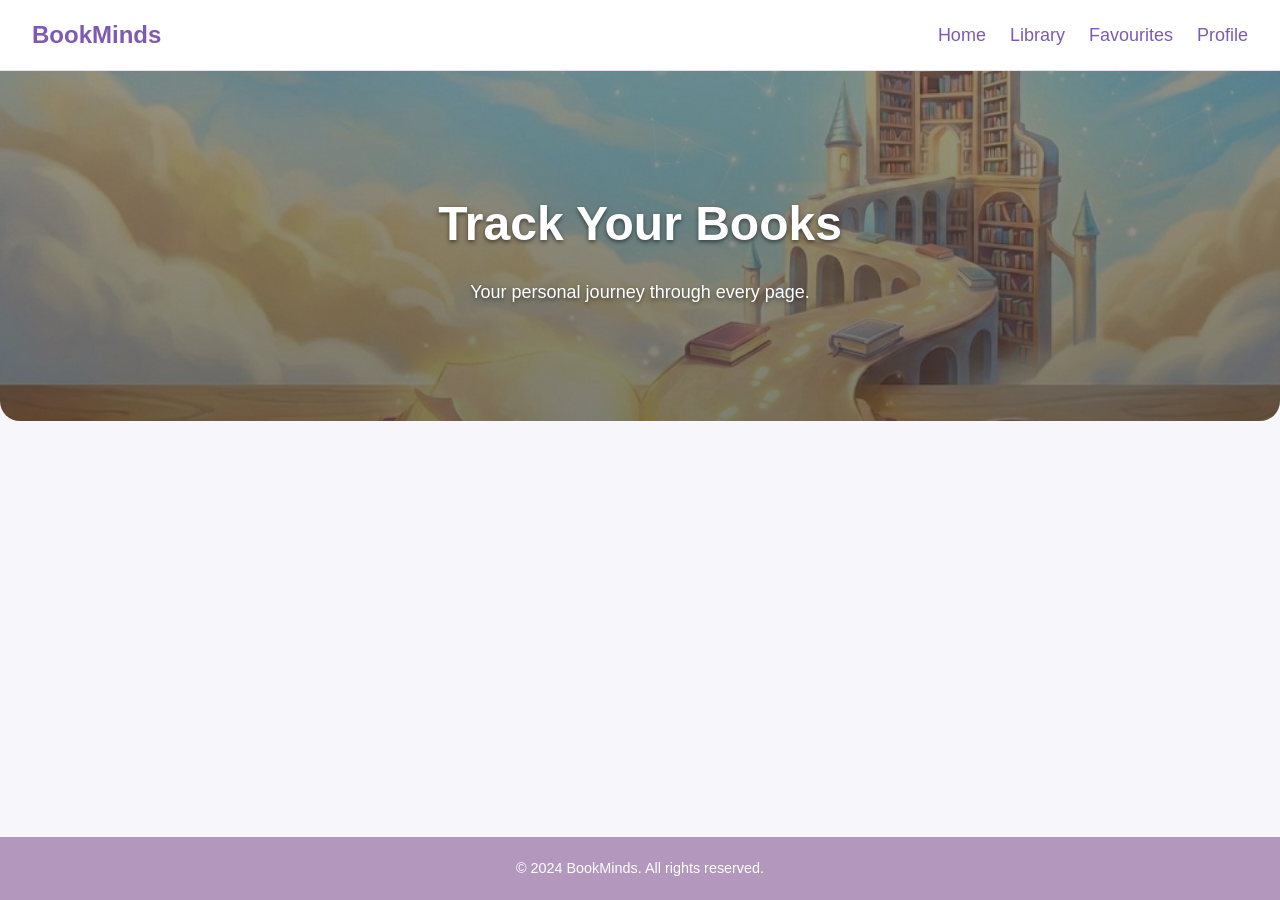
<file: index.html>
<!DOCTYPE html>
<html lang="en">
<head>
    <meta charset="UTF-8">
    <meta name="viewport" content="width=device-width, initial-scale=1.0">
    <title>BookMinds - Track Your Reading Journey</title>
    <link rel="stylesheet" href="css/style.css">
    <link rel="icon" href="data:image/svg+xml,<svg xmlns=%22http://www.w3.org/2000/svg%22 viewBox=%220 0 100 100%22><text y=%22.9em%22 font-size=%2290%22>📚</text></svg>">
</head>
<body>
    <nav class="navbar">
        <div class="logo">BookMinds</div>
        <ul class="nav-links">
            <li><a href="index.html">Home</a></li>
            <li><a href="library.html">Library</a></li>
            <li><a href="favourites.html">Favourites</a></li>
            <li><a href="profile.html">Profile</a></li>
        </ul>
    </nav>

    <section class="hero">
        <h1>Track Your Books</h1>
        <p>Your personal journey through every page.</p>
    </section>

    <section class="container">
        <div id="category-filter"></div>
        <div id="book-grid"></div>
    </section>

    <!-- Modal Overlay -->
    <div id="modal-overlay" class="hidden">
        <div class="modal-content">
            <span class="close-modal">&times;</span>
            <h2 class="form-header" id="modal-title">Add New Book</h2>
            <form id="book-form">
                <input type="hidden" id="book-id">
                <div class="form-group">
                    <label for="title">Book Title</label>
                    <input type="text" id="title" required>
                </div>
                <div class="form-group">
                    <label for="author">Author</label>
                    <input type="text" id="author" placeholder="Author (Optional)">
                </div>
                <div class="form-group">
                    <label for="category">Category</label>
                    <input type="text" id="category" placeholder="e.g. Finance, Sci-Fi" required>
                </div>
                <div class="form-group">
                    <label for="insight">One-line Insight (Optional)</label>
                    <input type="text" id="insight">
                </div>
                <div class="form-group">
                    <label for="summary">Personal Summary</label>
                    <textarea id="summary" rows="5" placeholder="Personal Summary (Optional)"></textarea>
                </div>
                <div class="form-actions">
                    <button type="submit" class="btn-primary btn-submit">Save Book</button>
                    <button type="button" class="btn-cancel" id="cancel-btn">Cancel</button>
                </div>
            </form>
        </div>
    </div>

    <footer>
        <p>&copy; 2024 BookMinds. All rights reserved.</p>
    </footer>
    <script src="js/script.js"></script>
</body>
</html>
</file>
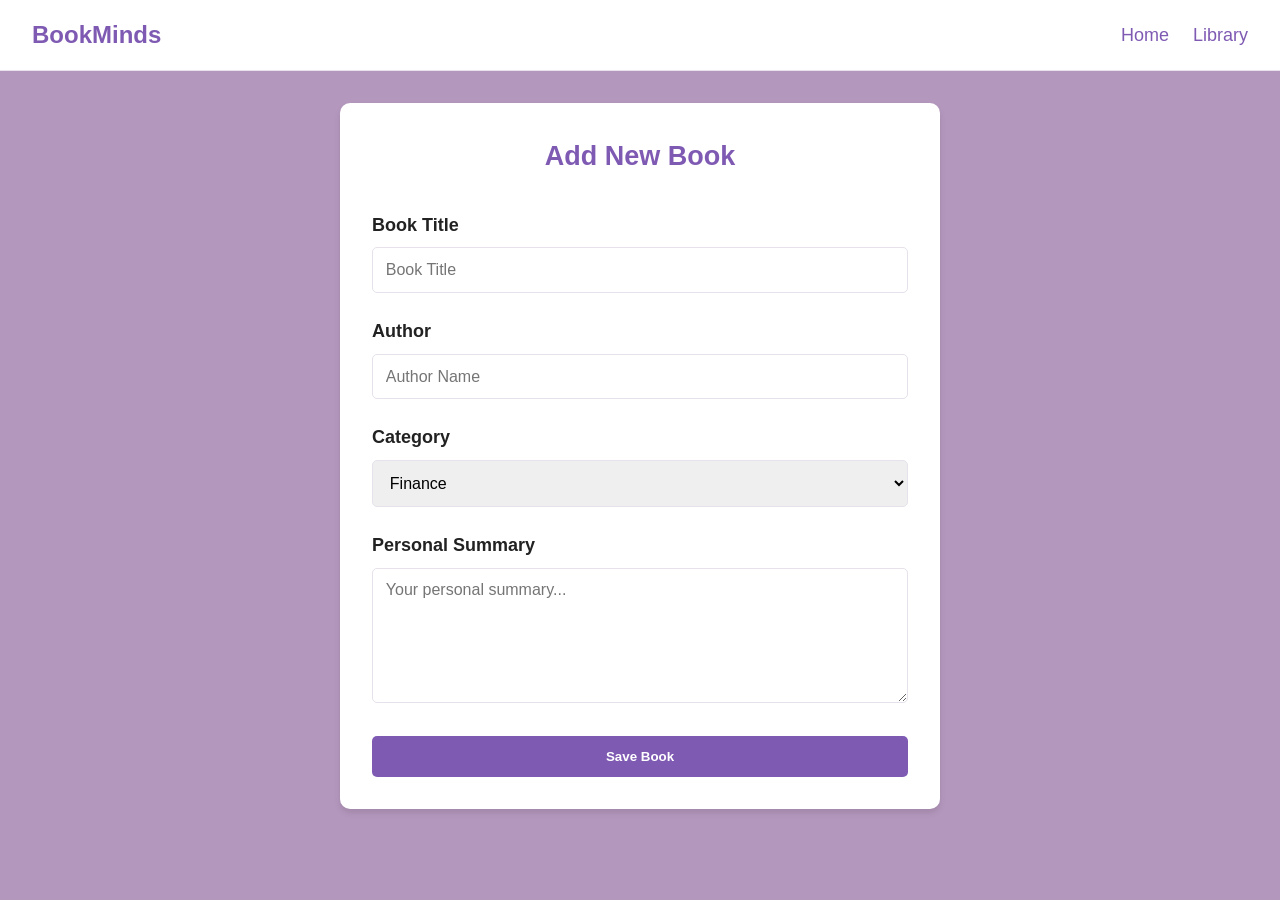
<file: add-book.html>
<!DOCTYPE html>
<html lang="en">
<head>
    <meta charset="UTF-8">
    <meta name="viewport" content="width=device-width, initial-scale=1.0">
    <title>Add/Edit Book - BookMinds</title>
    <link rel="stylesheet" href="css/style.css">
    <style>
        /* Page specific overrides for centering */
        body {
            background-color: var(--lavender);
            min-height: 100vh;
            display: flex;
            flex-direction: column;
        }
        .form-container {
            background-color: var(--white);
            max-width: 600px;
            margin: 2rem auto;
            padding: 2rem;
            border-radius: 10px;
            box-shadow: 0 4px 6px rgba(0,0,0,0.1);
            width: 90%;
        }
        .form-header {
            text-align: center;
            margin-bottom: 2rem;
            color: var(--deep-purple);
        }
        .form-group {
            margin-bottom: 1.5rem;
        }
        label {
            display: block;
            margin-bottom: 0.5rem;
            font-weight: bold;
            color: var(--charcoal);
        }
        input, select, textarea {
            width: 100%;
            padding: 0.8rem;
            border: 1px solid var(--light-gray);
            border-radius: 5px;
            font-family: inherit;
            font-size: 1rem;
        }
        button[type="submit"] {
            width: 100%;
            cursor: pointer;
        }
    </style>
</head>
<body>
    <nav class="navbar">
        <div class="logo">BookMinds</div>
        <ul class="nav-links">
            <li><a href="index.html">Home</a></li>
            <li><a href="library.html">Library</a></li>
        </ul>
    </nav>

    <div class="form-container">
        <h2 class="form-header" id="form-title">Add New Book</h2>
        <form id="add-book-form">
            <!-- Hidden ID for Editing -->
            <input type="hidden" id="book-id">

            <div class="form-group"><label for="title">Book Title</label><input type="text" id="title" required placeholder="Book Title"></div>
            <div class="form-group"><label for="author">Author</label><input type="text" id="author" placeholder="Author Name"></div>
            <div class="form-group"><label for="category">Category</label><select id="category" required><option value="Finance">Finance</option><option value="Philosophy">Philosophy</option><option value="Self-Help">Self-Help</option><option value="Technology">Technology</option><option value="Fiction">Fiction</option><option value="Other">Other</option></select></div>
            <div class="form-group"><label for="summary">Personal Summary</label><textarea id="summary" rows="6" required placeholder="Your personal summary..."></textarea></div>
            
            <button type="submit" class="btn-primary" id="save-btn">Save Book</button>
        </form>
    </div>
    <script src="js/script.js"></script>
</body>
</html>
</file>
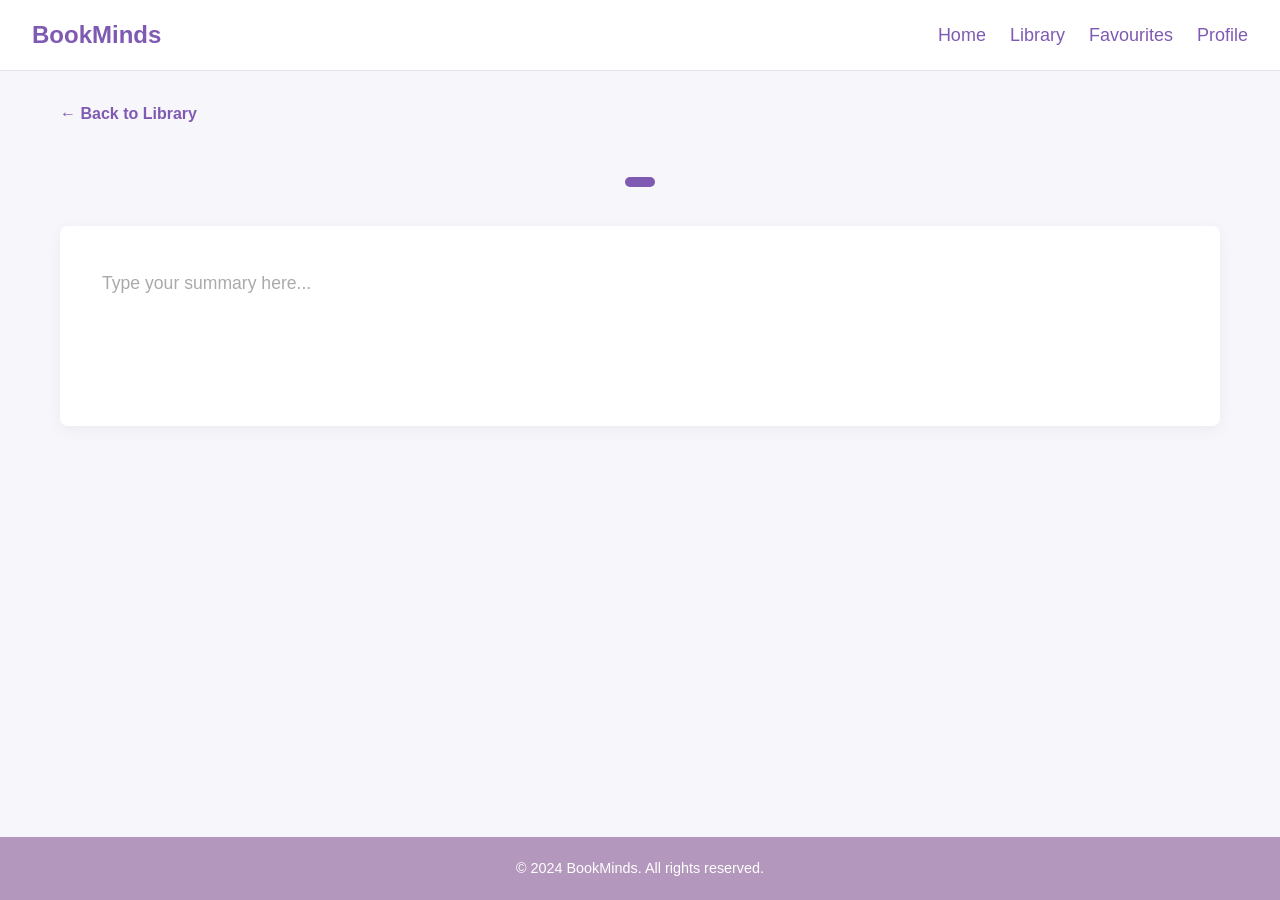
<file: book.html>
<!DOCTYPE html>
<html lang="en">
<head>
    <meta charset="UTF-8">
    <meta name="viewport" content="width=device-width, initial-scale=1.0">
    <title>Book Details - BookMinds</title>
    <link rel="stylesheet" href="css/style.css">
    <link rel="stylesheet" href="css/book.css">
    <link rel="icon" href="data:image/svg+xml,<svg xmlns=%22http://www.w3.org/2000/svg%22 viewBox=%220 0 100 100%22><text y=%22.9em%22 font-size=%2290%22>📚</text></svg>">
</head>
<body>
    <nav class="navbar">
        <div class="logo">BookMinds</div>
        <ul class="nav-links">
            <li><a href="index.html">Home</a></li>
            <li><a href="library.html">Library</a></li>
            <li><a href="favourites.html">Favourites</a></li>
            <li><a href="profile.html">Profile</a></li>
        </ul>
    </nav>

    <div class="container">
        <a href="index.html" class="btn-back">&larr; Back to Library</a>
        
        <header class="book-header">
            <h1 id="book-title"></h1>
            <span id="book-category" class="badge"></span>
            <p id="book-author"></p>
        </header>

        <div id="book-summary" class="summary-box" contenteditable="true" placeholder="Type your summary here..."></div>
        <button id="btn-save-summary" class="btn-primary hidden" style="margin-top: 20px;">Save Changes</button>
    </div>

    <footer>
        <p>&copy; 2024 BookMinds. All rights reserved.</p>
    </footer>
    <script src="js/book.js"></script>
</body>
</html>
</file>
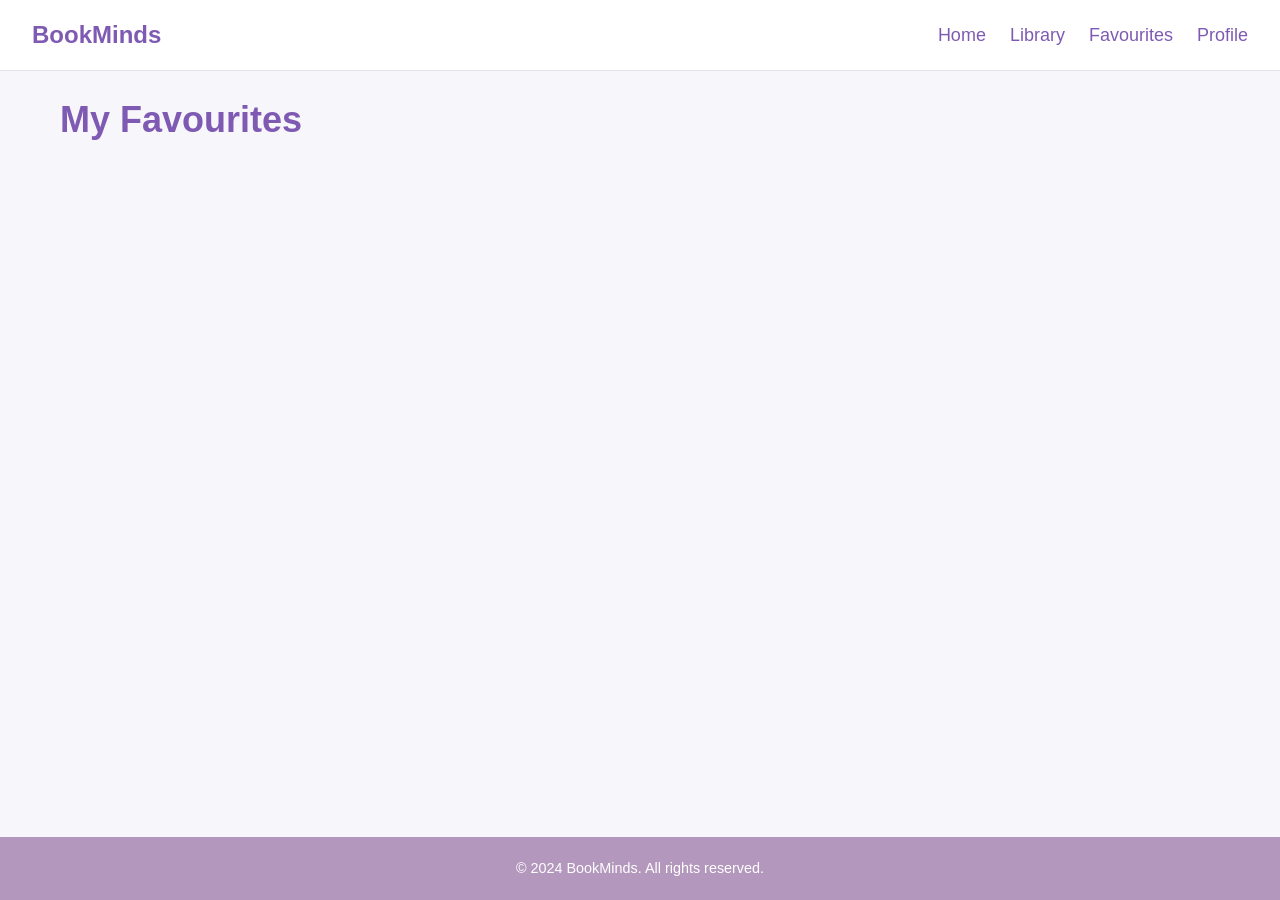
<file: favourites.html>
<!DOCTYPE html>
<html lang="en">
<head>
    <meta charset="UTF-8">
    <meta name="viewport" content="width=device-width, initial-scale=1.0">
    <title>My Favourites - BookMinds</title>
    <link rel="stylesheet" href="css/style.css">
    <link rel="icon" href="data:image/svg+xml,<svg xmlns=%22http://www.w3.org/2000/svg%22 viewBox=%220 0 100 100%22><text y=%22.9em%22 font-size=%2290%22>📚</text></svg>">
    <style>
        /* Apply the same grid layout to the favorites container */
        #favorites-grid {
            display: grid;
            grid-template-columns: repeat(auto-fill, minmax(250px, 1fr));
            gap: 20px;
            margin-top: 20px;
        }
    </style>
</head>
<body>
    <nav class="navbar">
        <div class="logo">BookMinds</div>
        <ul class="nav-links">
            <li><a href="index.html">Home</a></li>
            <li><a href="library.html">Library</a></li>
            <li><a href="favourites.html">Favourites</a></li>
            <li><a href="profile.html">Profile</a></li>
        </ul>
    </nav>

    <div class="container">
        <h1>My Favourites</h1>
        <div id="favorites-grid" class="book-grid"></div>
    </div>

    <footer>
        <p>&copy; 2024 BookMinds. All rights reserved.</p>
    </footer>
    <script src="js/favourites.js"></script>
</body>
</html>
</file>
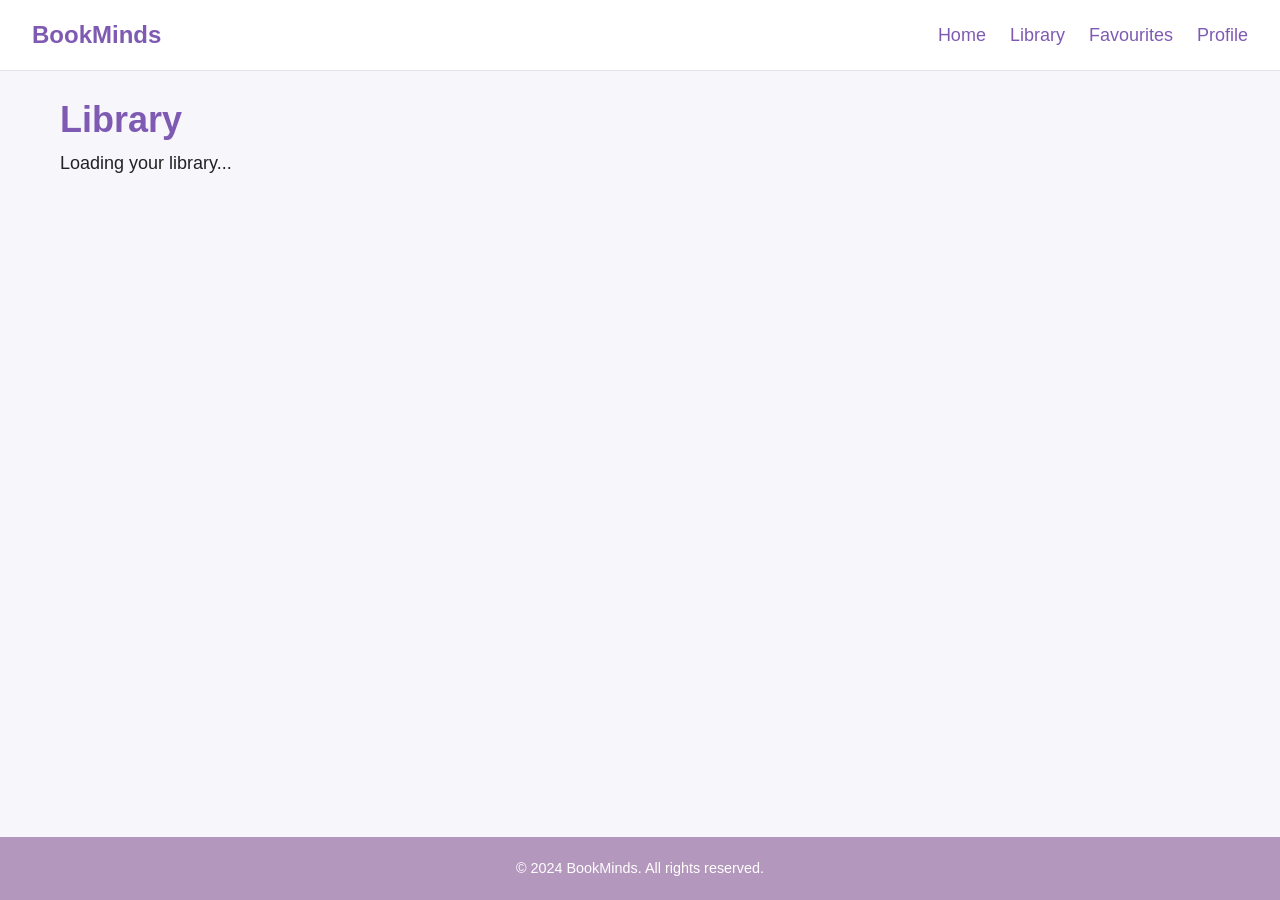
<file: library.html>
<!DOCTYPE html>
<html lang="en">
<head>
    <meta charset="UTF-8">
    <meta name="viewport" content="width=device-width, initial-scale=1.0">
    <title>Library - BookMinds</title>
    <link rel="stylesheet" href="css/style.css">
    <link rel="stylesheet" href="css/library.css">
    <link rel="icon" href="data:image/svg+xml,<svg xmlns=%22http://www.w3.org/2000/svg%22 viewBox=%220 0 100 100%22><text y=%22.9em%22 font-size=%2290%22>📚</text></svg>">
</head>
<body>
    <nav class="navbar">
        <div class="logo">BookMinds</div>
        <ul class="nav-links">
            <li><a href="index.html">Home</a></li>
            <li><a href="library.html">Library</a></li>
            <li><a href="favourites.html">Favourites</a></li>
            <li><a href="profile.html">Profile</a></li>
        </ul>
    </nav>

    <div class="container">
        <h1>Library</h1>
        <div id="library-container">
            <p>Loading your library...</p>
        </div>
    </div>

    <footer>
        <p>&copy; 2024 BookMinds. All rights reserved.</p>
    </footer>
    <script src="js/library.js"></script>
</body>
</html>
</file>
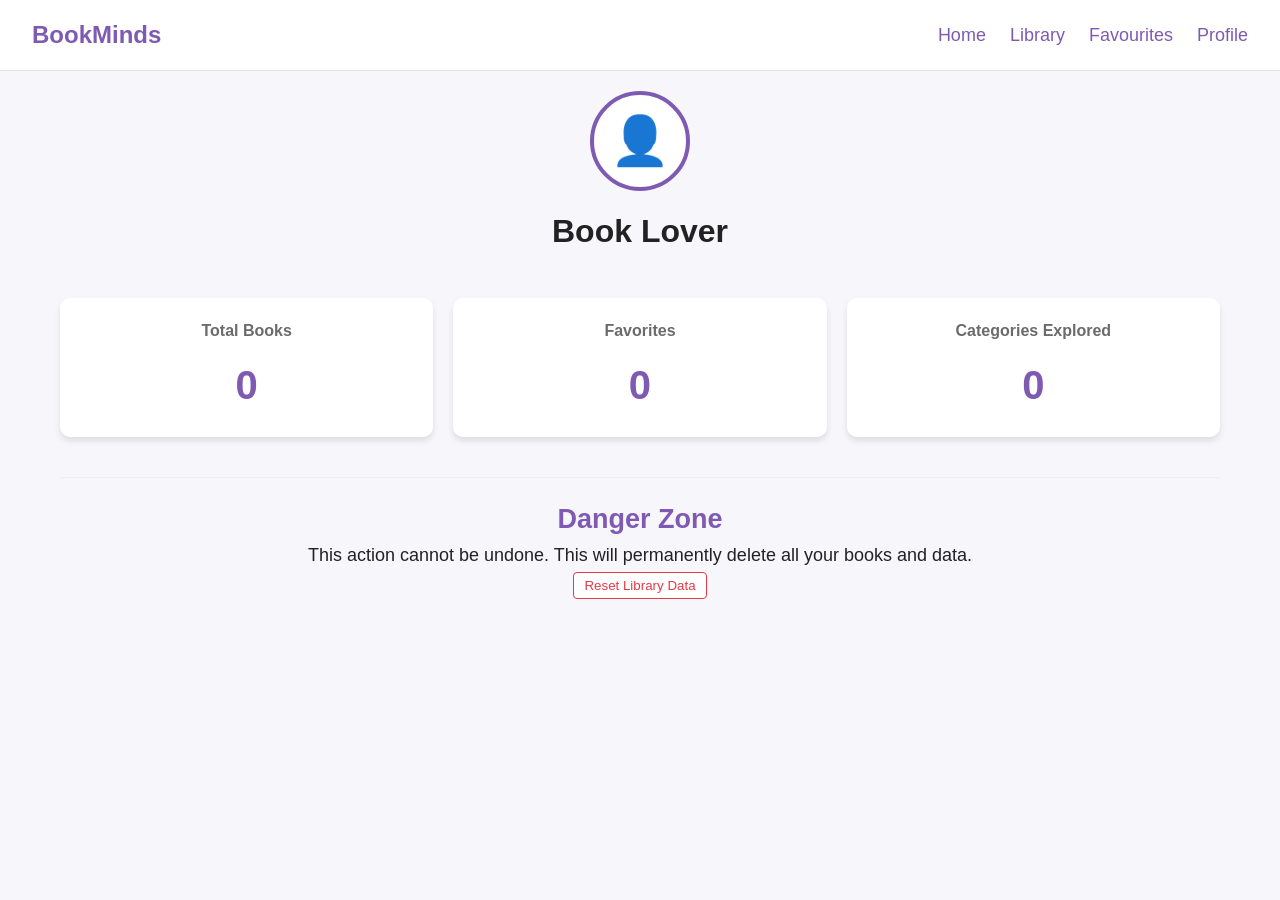
<file: profile.html>
<!DOCTYPE html>
<html lang="en">
<head>
    <meta charset="UTF-8">
    <meta name="viewport" content="width=device-width, initial-scale=1.0">
    <title>My Profile - BookMinds</title>
    <link rel="stylesheet" href="css/style.css">
    <link rel="stylesheet" href="css/profile.css">
    <link rel="icon" href="data:image/svg+xml,<svg xmlns=%22http://www.w3.org/2000/svg%22 viewBox=%220 0 100 100%22><text y=%22.9em%22 font-size=%2290%22>📚</text></svg>">
</head>
<body>
    <nav class="navbar">
        <div class="logo">BookMinds</div>
        <ul class="nav-links">
            <li><a href="index.html">Home</a></li>
            <li><a href="library.html">Library</a></li>
            <li><a href="favourites.html">Favourites</a></li>
            <li><a href="profile.html">Profile</a></li>
        </ul>
    </nav>

    <div class="container">
        <header class="profile-header">
            <div class="profile-avatar">👤</div>
            <h1 class="profile-name">Book Lover</h1>
        </header>

        <section class="stats-dashboard">
            <div class="stat-card">
                <h3>Total Books</h3>
                <p id="stat-total" class="stat-number">0</p>
            </div>
            <div class="stat-card">
                <h3>Favorites</h3>
                <p id="stat-favorites" class="stat-number">0</p>
            </div>
            <div class="stat-card">
                <h3>Categories Explored</h3>
                <p id="stat-categories" class="stat-number">0</p>
            </div>
        </section>

        <section class="settings-section danger-zone">
            <h2>Danger Zone</h2>
            <p>This action cannot be undone. This will permanently delete all your books and data.</p>
            <button id="btn-reset" class="btn-delete">Reset Library Data</button>
        </section>
    </div>

    <script src="js/profile.js"></script>
</body>
</html>
</file>
<file: css/style.css>
/* --- VARIABLES & RESET --- */
:root {
  /* Brand Colors */
  --primary-lavender: #b497bd; /* Brand accents */
  --primary-dark: #7f5ab3; /* Main Buttons & Headings */
  --accent-coral: #ffb6a1; /* Highlights & Call-to-actions */
  --mint-fresh: #a8e6cf; /* Success badges */

  /* Backgrounds & Surfaces */
  --bg-page: #f7f6fb; /* Off-white page background */
  --bg-surface: #ffffff; /* Cards & Modals */

  /* UI Lines & Text */
  --border-muted: #e6e1ea; /* Dividers */
  --text-primary: #222222; /* Main text (High readability) */
  --text-muted: #6b6b6b; /* Meta info */

  /* States */
  --error: #e53e3e;
  --warning: #ffb020;
  --success: #2fa55a;

  /* Legacy Mappings (for compatibility with other files) */
  --primary: var(--primary-dark);
  --secondary: var(--bg-page);
  --accent: var(--accent-coral);
  --text-dark: var(--text-primary);
  --text-light: var(--text-muted);
  --white: var(--bg-surface);
  --deep-purple: var(--primary-dark);
  --lavender: var(--primary-lavender);
  --charcoal: var(--text-primary);
  --blush: var(--accent-coral);
  --light-gray: var(--border-muted);
}

html {
  scroll-behavior: smooth;
}

* {
  margin: 0;
  padding: 0;
  box-sizing: border-box;
}

body {
  background-color: var(--bg-page);
  color: var(--text-primary);
  font-family: "Segoe UI", sans-serif;
  line-height: 1.6;
  display: flex;
  flex-direction: column;
  min-height: 100vh;
  font-size: 18px;
}

h1,
h2,
h3 {
  color: var(--primary-dark);
}

/* --- COMPONENTS (Navbar, Buttons) --- */
.navbar {
  background-color: var(--bg-surface);
  color: var(--primary-dark);
  border-bottom: 1px solid var(--border-muted);
  display: flex;
  justify-content: space-between;
  align-items: center;
  padding: 1rem 2rem;
}

.logo {
  font-size: 1.5rem;
  font-weight: bold;
}

.nav-links {
  list-style: none;
  display: flex;
  gap: 1.5rem;
}

.nav-links a {
  color: var(--primary-dark);
  text-decoration: none;
  font-weight: 500;
  transition: opacity 0.3s;
}

.nav-links a:hover {
  opacity: 0.8;
}

.btn-primary {
  background-color: var(--primary-dark);
  color: white;
  padding: 0.8rem 1.5rem;
  text-decoration: none;
  border-radius: 5px;
  font-weight: bold;
  transition: transform 0.2s;
  border: none;
}

.btn-primary:hover {
  filter: brightness(0.95);
  transform: none;
}

.btn-secondary {
  display: inline-block;
  text-align: center;
  background-color: transparent;
  border: 1px solid var(--primary-lavender);
  color: var(--primary-dark);
  padding: 6px 12px;
  border-radius: 4px;
  text-decoration: none;
  font-size: 0.9rem;
  transition: all 0.2s;
}

.btn-secondary:hover {
  background-color: var(--primary-lavender);
  color: white;
}

.btn-sm {
  padding: 8px;
  font-size: 0.9rem;
  border-radius: 4px;
  cursor: pointer;
  border: none;
  color: white;
  text-decoration: none;
  display: flex;
  align-items: center;
  justify-content: center;
  flex: 1;
  transition: opacity 0.2s;
}

.btn-sm:hover {
  opacity: 0.9;
}

.btn-edit {
  background-color: transparent;
  color: var(--primary-dark);
  border: 1px solid var(--primary-dark);
  padding: 5px 10px;
  border-radius: 4px;
  cursor: pointer;
  transition: background-color 0.2s;
}

.btn-edit:hover {
  background-color: rgba(127, 90, 179, 0.12);
}

.btn-delete {
  background-color: transparent;
  color: var(--error);
  border: 1px solid var(--error);
  padding: 5px 10px;
  border-radius: 4px;
  cursor: pointer;
  transition: background-color 0.2s;
}

.btn-delete:hover {
  background-color: var(--error);
  color: white;
}

/* --- HOME PAGE STYLES --- */
.hero {
  height: 350px;
  width: 100%;
  display: flex;
  flex-direction: column;
  justify-content: center;
  align-items: center;
  text-align: center;
  background-image: linear-gradient(rgba(0, 0, 0, 0.4), rgba(0, 0, 0, 0.5)), url("../assets/hero-bg.png");
  background-size: cover;
  background-position: center;
  padding: 0 20px;
  color: white;
  text-shadow: 0 2px 4px rgba(0, 0, 0, 0.5);
  border-radius: 0 0 20px 20px;
}

.hero h1 {
  font-size: 3rem;
  margin-bottom: 1rem;
  color: white;
}


/* Footer */
footer {
  text-align: center;
  padding: 20px;
  background-color: var(--primary-lavender);
  color: white;
  font-size: 0.9rem;
  margin-top: auto;
}

/* Main Container */
.container {
  max-width: 1200px;
  margin: 0 auto;
  padding: 20px;
  flex: 1;
  width: 100%;
}

/* Category Filter */
#category-filter {
  display: flex;
  gap: 10px;
  overflow-x: auto;
  padding-bottom: 20px;
  margin-bottom: 20px;
  scrollbar-width: thin;
}

.category-btn {
  background-color: var(--border-muted);
  border: none;
  padding: 8px 20px;
  border-radius: 20px;
  cursor: pointer;
  font-family: inherit;
  font-weight: 500;
  white-space: nowrap;
  transition: all 0.3s ease;
  color: var(--text-primary);
}

.category-btn:hover {
  background-color: var(--primary-lavender);
  color: white;
}

.category-btn.active {
  background-color: var(--primary-dark);
  color: white;
}

/* Book Grid */
#book-grid {
  display: grid;
  grid-template-columns: repeat(auto-fill, minmax(250px, 1fr));
  gap: 20px;
}

/* Book Card Styles */
.book-card {
  background-color: var(--bg-surface);
  border-radius: 10px;
  border: 1px solid var(--border-muted);
  box-shadow: 0 4px 12px rgba(0, 0, 0, 0.05);
  overflow: hidden;
  display: flex;
  flex-direction: column;
  transition: transform 0.2s;
}

.book-card:hover {
  transform: translateY(-5px);
}

.book-image {
  width: 100%;
  height: 150px;
  object-fit: cover;
}

.book-placeholder {
  width: 100%;
  height: 150px;
  background-color: var(--primary-lavender);
  display: flex;
  align-items: center;
  justify-content: center;
  padding: 10px;
  text-align: center;
  font-weight: bold;
  color: white;
}

.card-content {
  padding: 15px;
  display: flex;
  flex-direction: column;
  gap: 10px;
  flex-grow: 1;
}

.card-category {
  font-size: 0.8rem;
  background-color: var(--mint-fresh);
  color: var(--text-primary);
  padding: 4px 8px;
  border-radius: 4px;
  align-self: flex-start;
}

.card-title {
  font-size: 1.1rem;
  font-weight: bold;
  margin-bottom: auto;
  color: var(--primary-dark);
}

.btn-heart {
  background: transparent;
  border: none;
  font-size: 2.2rem;
  cursor: pointer;
  color: #ccc;
  transition: color 0.3s ease;
}

.btn-heart.active {
  color: var(--accent-coral);
}

/* Add Book Card */
.add-book-card {
  border: 2px dashed var(--primary-lavender);
  background-color: rgba(180, 151, 189, 0.1);
  display: flex;
  flex-direction: column;
  align-items: center;
  justify-content: center;
  text-decoration: none;
  color: var(--primary-dark);
  min-height: 300px; /* Approximate height of populated cards */
  border-radius: 10px;
  transition: background-color 0.3s;
}

.add-book-card:hover {
  background-color: var(--border-muted);
}

.add-icon {
  font-size: 3rem;
  font-weight: bold;
  margin-bottom: 10px;
}

/* Action Buttons */
.action-buttons {
  display: flex;
  gap: 10px;
  margin-top: 15px;
  border-top: 1px solid var(--border-muted);
  padding-top: 10px;
}

/* --- ADD BOOK FORM STYLES --- */
.form-container {
  background-color: var(--bg-surface);
  max-width: 600px;
  margin: 2rem auto;
  padding: 2rem;
  border-radius: 10px;
  box-shadow: 0 4px 6px rgba(0, 0, 0, 0.1);
  width: 90%;
}

.form-header {
  text-align: center;
  margin-bottom: 2rem;
  color: var(--primary-dark);
}

.form-group {
  margin-bottom: 1.5rem;
}

label {
  display: block;
  margin-bottom: 0.5rem;
  font-weight: bold;
  color: var(--text-primary);
}

input,
select,
textarea {
  width: 100%;
  padding: 0.8rem;
  border: 1px solid var(--border-muted);
  border-radius: 5px;
  font-family: inherit;
  font-size: 1rem;
  transition:
    border-color 0.3s,
    box-shadow 0.3s;
}

input:focus,
select:focus,
textarea:focus {
  outline: none;
  border-color: var(--primary-dark);
  box-shadow: 0 0 0 4px rgba(127, 90, 179, 0.12);
}

.form-actions {
  display: flex;
  gap: 15px;
  align-items: center;
}

button[type="submit"] {
  flex: 1;
  cursor: pointer;
  border: none;
}

.btn-cancel {
  text-decoration: none;
  color: var(--text-muted);
  font-weight: 500;
  padding: 0.8rem;
}

.btn-cancel:hover {
  text-decoration: underline;
}

/* --- MODAL STYLES --- */
.hidden {
  display: none !important;
}

#modal-overlay {
  position: fixed;
  top: 0;
  left: 0;
  width: 100%;
  height: 100%;
  background-color: rgba(0, 0, 0, 0.5);
  z-index: 1000;
  display: flex;
  justify-content: center;
  align-items: center;
}

.modal-content {
  background-color: var(--bg-surface);
  padding: 2rem;
  border-radius: 12px;
  width: 90%;
  max-width: 500px;
  box-shadow: 0 10px 25px rgba(0, 0, 0, 0.2);
  max-height: 85vh;
  overflow-y: auto;
  position: relative;
}

.close-modal {
  position: absolute;
  top: 15px;
  right: 20px;
  font-size: 28px;
  font-weight: bold;
  color: #aaa;
  cursor: pointer;
}

.close-modal:hover {
  color: var(--charcoal);
}
</file>
<file: css/book.css>
.btn-back {
  display: inline-block;
  margin-bottom: 20px;
  text-decoration: none;
  color: var(--deep-purple);
  font-weight: bold;
  font-size: 1rem;
  padding: 10px 0;
}

.btn-back:hover {
  text-decoration: underline;
}

.book-header {
  text-align: center;
  margin-bottom: 30px;
}

#book-title {
  font-size: 2.5rem;
  color: var(--charcoal);
  margin-bottom: 10px;
}

#book-author {
  font-size: 1.2rem;
  color: #666;
  font-style: italic;
  margin-bottom: 15px;
}

.badge {
  display: inline-block;
  background-color: var(--deep-purple);
  color: white;
  padding: 5px 15px;
  border-radius: 20px;
  font-size: 0.9rem;
}

.summary-box {
  background: #fff;
  padding: 40px;
  line-height: 1.8;
  border-radius: 8px;
  box-shadow: 0 4px 15px rgba(0, 0, 0, 0.05);
  font-size: 1.1rem;
  color: var(--charcoal);
  margin-top: 20px;
  min-height: 200px;
  border: 2px solid transparent;
  transition: border-color 0.3s ease;
  outline: none;
}

.summary-box:focus {
  border-color: var(--deep-purple);
}

.summary-box:empty:before {
  content: attr(placeholder);
  color: #aaa;
  pointer-events: none;
  display: block;
}
</file>
<file: css/library.css>
/* Category Section */
.category-section {
  margin-bottom: 40px;
}

.category-title {
  font-size: 1.5rem;
  color: var(--primary);
  margin-bottom: 15px;
  font-weight: bold;
  padding-left: 20px;
}

/* Horizontal Scroll Container */
.book-row {
  display: flex;
  gap: 20px;
  overflow-x: auto;
  padding: 10px 20px;
  scroll-behavior: smooth;
  scrollbar-width: none; /* Firefox */
}

/* Hide Scrollbar (Chrome, Safari, Opera) */
.book-row::-webkit-scrollbar {
  display: none;
}

/* Book Card (In Library) */
.book-card {
  min-width: 200px;
  background-color: var(--white);
  box-shadow: 0 4px 10px rgba(0, 0, 0, 0.1);
  border-radius: 8px;
  transition: transform 0.3s ease;
  flex-shrink: 0; /* Prevent cards from shrinking */
}

.book-card:hover {
  transform: scale(1.05);
}
</file>
<file: css/profile.css>
/* Profile Header */
.profile-header {
  text-align: center;
  margin-bottom: 40px;
}

.profile-avatar {
  width: 100px;
  height: 100px;
  border-radius: 50%;
  border: 4px solid var(--deep-purple);
  display: flex;
  align-items: center;
  justify-content: center;
  font-size: 3rem;
  margin: 0 auto;
  background-color: var(--white);
}

.profile-name {
  font-size: 2rem;
  margin-top: 15px;
  color: var(--charcoal);
}

/* Stats Dashboard */
.stats-dashboard {
  display: grid;
  grid-template-columns: repeat(auto-fit, minmax(150px, 1fr));
  gap: 20px;
  margin-bottom: 40px;
}

.stat-card {
  background-color: white;
  padding: 20px;
  border-radius: 10px;
  box-shadow: 0 4px 6px rgba(0, 0, 0, 0.1);
  text-align: center;
}

.stat-card h3 {
  font-size: 1rem;
  color: var(--text-light);
  margin-bottom: 10px;
}

.stat-number {
  font-size: 2.5rem;
  font-weight: bold;
  color: var(--primary);
}

/* Danger Zone */
.danger-zone {
  margin-top: 40px;
  padding-top: 20px;
  border-top: 1px solid #eee;
  text-align: center;
}

#btn-reset {
  background-color: white;
  border: 1px solid #e63946;
  color: #e63946;
  transition: all 0.3s ease;
}

#btn-reset:hover {
  background-color: #e63946;
  color: white;
}
</file>
